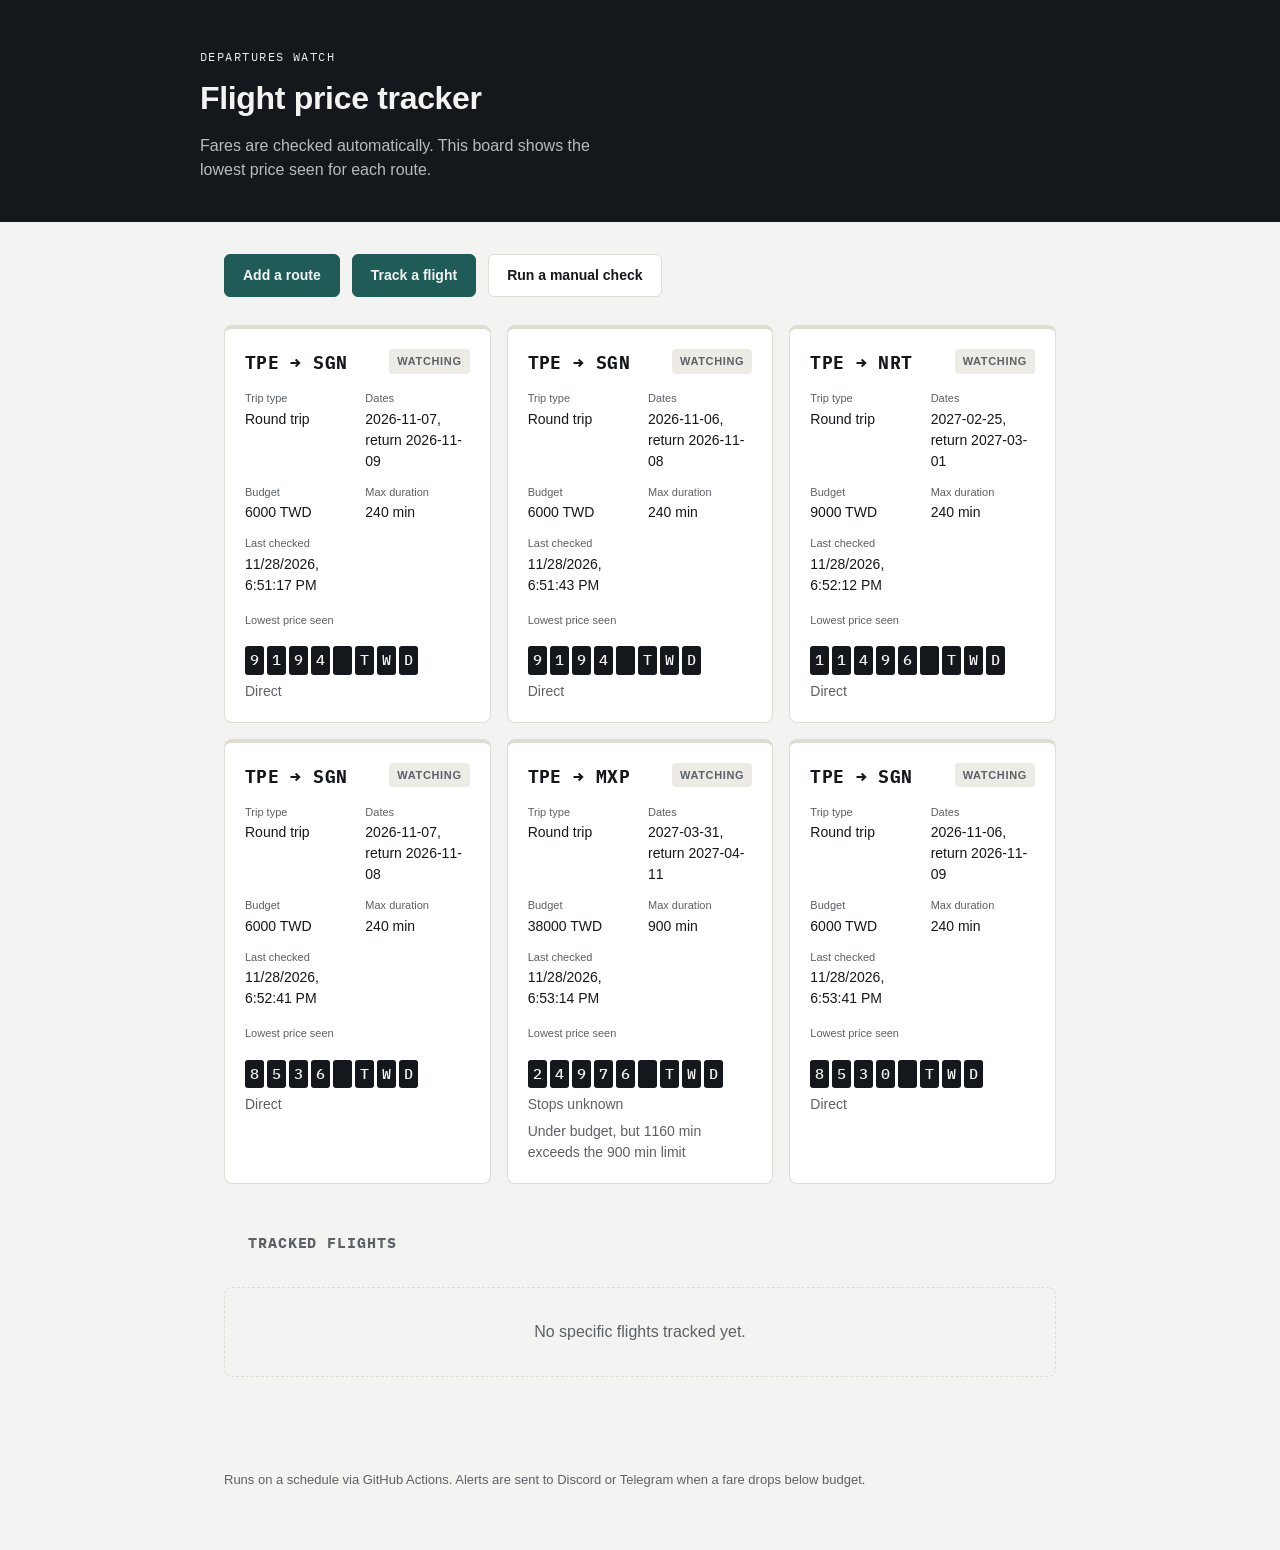
<file: index.html>
<!doctype html>
<html lang="en">
<head>
<meta charset="utf-8">
<meta name="viewport" content="width=device-width, initial-scale=1">
<title>Flight price tracker</title>
<link rel="stylesheet" href="assets/style.css">
</head>
<body>

<header class="page-header">
  <div class="header-inner">
    <p class="eyebrow">Departures watch</p>
    <h1>Flight price tracker</h1>
    <p class="subtitle">Fares are checked automatically. This board shows the lowest price seen for each route.</p>
  </div>
</header>

<main>
  <div class="actions">
    <a id="add-route-link" class="button button-primary" href="#" target="_blank" rel="noopener">Add a route</a>
    <a id="add-flight-link" class="button button-primary" href="#" target="_blank" rel="noopener">Track a flight</a>
    <a id="manual-check-link" class="button" href="#" target="_blank" rel="noopener">Run a manual check</a>
  </div>

  <section id="route-list" class="route-list" aria-live="polite">
    <p class="empty-state" id="empty-state">Loading routes&hellip;</p>
  </section>

  <h2 class="section-heading">Tracked flights</h2>
  <section id="tracked-flight-list" class="route-list" aria-live="polite">
    <p class="empty-state" id="tracked-empty-state">Loading tracked flights&hellip;</p>
  </section>
</main>

<footer class="page-footer">
  <p>Runs on a schedule via GitHub Actions. Alerts are sent to Discord or Telegram when a fare drops below budget.</p>
</footer>

<script src="assets/app.js"></script>
</body>
</html>
</file>
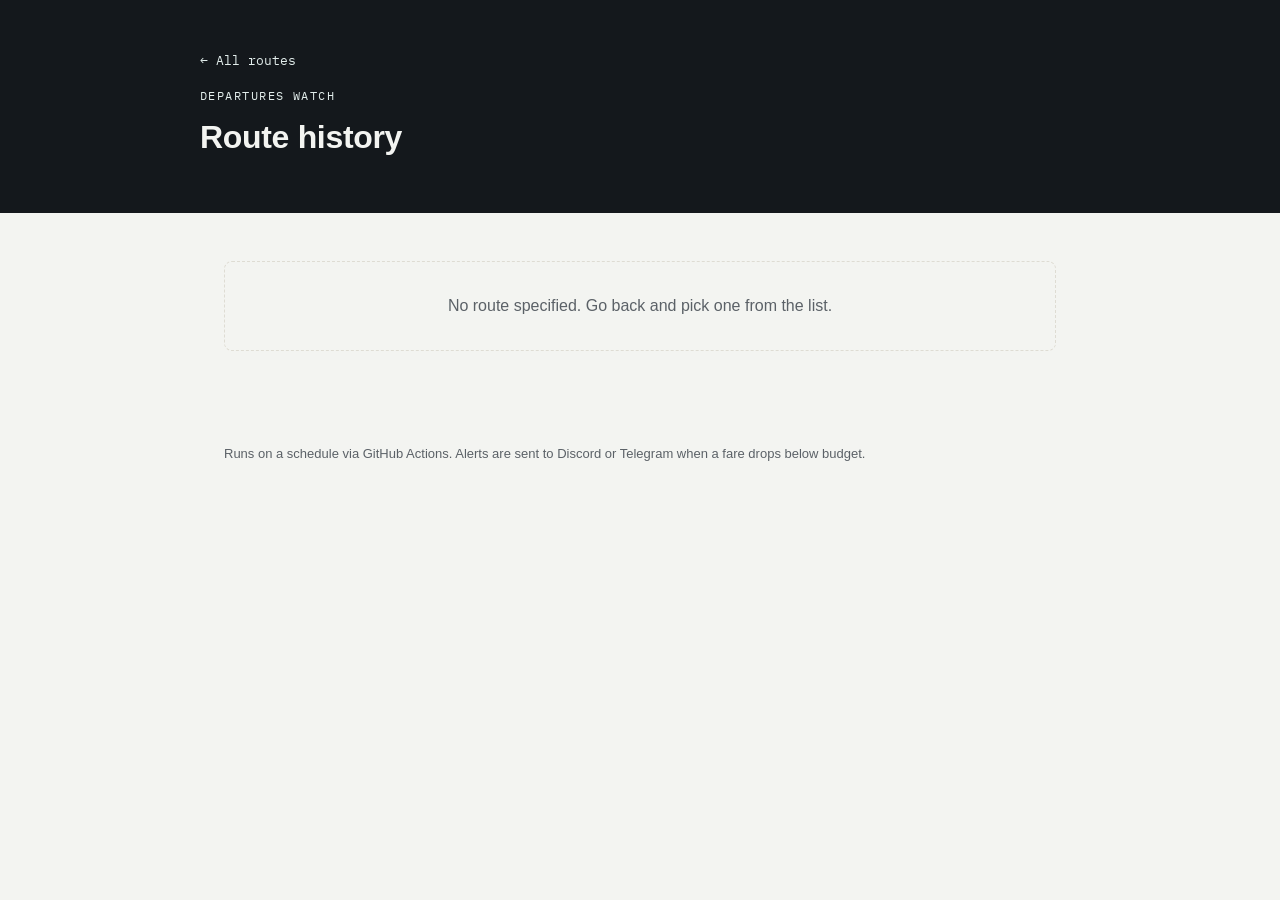
<file: route.html>
<!doctype html>
<html lang="en">
<head>
<meta charset="utf-8">
<meta name="viewport" content="width=device-width, initial-scale=1">
<title>Route history — Flight price tracker</title>
<link rel="stylesheet" href="assets/style.css">
</head>
<body>

<header class="page-header">
  <div class="header-inner">
    <a href="index.html" class="back-link">&larr; All routes</a>
    <p class="eyebrow" id="route-eyebrow">Departures watch</p>
    <h1 id="route-title">Route history</h1>
    <p class="subtitle" id="route-subtitle"></p>
  </div>
</header>

<main>
  <section id="route-detail" aria-live="polite">
    <p class="empty-state" id="detail-empty-state">Loading route&hellip;</p>
  </section>
</main>

<footer class="page-footer">
  <p>Runs on a schedule via GitHub Actions. Alerts are sent to Discord or Telegram when a fare drops below budget.</p>
</footer>

<script src="assets/route.js"></script>
</body>
</html>
</file>
<file: assets/style.css>
@import url("https://fonts.googleapis.com/css2?family=IBM+Plex+Mono:wght@400;500;600&display=swap");

:root {
  --bg: #f3f4f1;
  --surface: #ffffff;
  --ink: #14181c;
  --ink-muted: #5b6167;
  --border: #dedcd3;
  --teal: #1f5c57;
  --teal-tint: #e3eeec;
  --tile-bg: #14181c;
  --tile-fg: #f3f4f1;
  --font-body: -apple-system, BlinkMacSystemFont, "Segoe UI", sans-serif;
  --font-mono: "IBM Plex Mono", ui-monospace, monospace;
}

* {
  box-sizing: border-box;
}

body {
  margin: 0;
  background: var(--bg);
  color: var(--ink);
  font-family: var(--font-body);
  line-height: 1.5;
}

a {
  color: inherit;
}

.page-header {
  background: var(--ink);
  color: var(--bg);
  padding: 48px 24px 40px;
}

.header-inner {
  max-width: 880px;
  margin: 0 auto;
}

.eyebrow {
  font-family: var(--font-mono);
  font-size: 12px;
  letter-spacing: 0.12em;
  text-transform: uppercase;
  color: var(--teal-tint);
  margin: 0 0 8px;
}

.page-header h1 {
  font-size: 32px;
  font-weight: 700;
  letter-spacing: -0.01em;
  margin: 0 0 12px;
}

.subtitle {
  color: #b7bcc0;
  max-width: 46ch;
  margin: 0;
}

main {
  max-width: 880px;
  margin: 0 auto;
  padding: 32px 24px 64px;
}

.actions {
  display: flex;
  gap: 12px;
  margin-bottom: 28px;
}

.button {
  display: inline-flex;
  align-items: center;
  justify-content: center;
  padding: 10px 18px;
  border-radius: 6px;
  border: 1px solid var(--border);
  background: var(--surface);
  text-decoration: none;
  font-weight: 600;
  font-size: 14px;
  transition: border-color 150ms ease, background 150ms ease;
}

.button:hover {
  border-color: var(--teal);
}

.button-primary {
  background: var(--teal);
  border-color: var(--teal);
  color: var(--bg);
}

.button-primary:hover {
  background: #184a46;
}

.button:focus-visible,
.route-card a:focus-visible {
  outline: 2px solid var(--teal);
  outline-offset: 2px;
}

.route-list {
  display: grid;
  grid-template-columns: repeat(auto-fill, minmax(260px, 1fr));
  gap: 16px;
}

.section-heading {
  max-width: 880px;
  margin: 48px auto 16px;
  padding: 0 24px;
  font-family: var(--font-mono);
  font-size: 15px;
  color: var(--ink-muted);
  text-transform: uppercase;
  letter-spacing: 0.06em;
}

.empty-state {
  grid-column: 1 / -1;
  color: var(--ink-muted);
  border: 1px dashed var(--border);
  border-radius: 8px;
  padding: 32px;
  text-align: center;
}

.route-card {
  background: var(--surface);
  border: 1px solid var(--border);
  border-radius: 8px;
  border-top: 4px solid var(--border);
  padding: 20px;
  transition: transform 150ms ease, box-shadow 150ms ease;
}

.route-card.status-under {
  border-top-color: var(--teal);
}

.route-card:hover {
  box-shadow: 0 6px 16px rgba(20, 24, 28, 0.08);
}

@media (prefers-reduced-motion: no-preference) {
  .route-card:hover {
    transform: translateY(-2px);
  }
}

.route-card-header {
  display: flex;
  align-items: flex-start;
  justify-content: space-between;
  gap: 8px;
  margin-bottom: 14px;
}

.route-card-header h2 {
  font-family: var(--font-mono);
  font-size: 18px;
  margin: 0;
  letter-spacing: 0.02em;
}

.status-badge {
  font-size: 11px;
  font-weight: 600;
  text-transform: uppercase;
  letter-spacing: 0.06em;
  padding: 4px 8px;
  border-radius: 4px;
  white-space: nowrap;
}

.status-under {
  background: var(--teal-tint);
  color: var(--teal);
}

.status-watching {
  background: #ecebe6;
  color: var(--ink-muted);
}

.route-details {
  display: grid;
  grid-template-columns: 1fr 1fr;
  gap: 12px 16px;
  margin: 0 0 16px;
}

.route-details div {
  min-width: 0;
}

.route-details dt {
  font-size: 11px;
  color: var(--ink-muted);
  margin-bottom: 2px;
}

.route-details dd {
  margin: 0;
  font-size: 14px;
}

.flap-price {
  display: flex;
  gap: 3px;
  margin-top: 4px;
}

.flap-char {
  background: var(--tile-bg);
  color: var(--tile-fg);
  font-family: var(--font-mono);
  font-weight: 500;
  font-size: 15px;
  padding: 3px 5px;
  border-radius: 3px;
  min-width: 10px;
  text-align: center;
}

.price-note {
  margin: 6px 0 0;
  font-size: 14px;
  color: var(--ink-muted);
}

.page-footer {
  max-width: 880px;
  margin: 0 auto;
  padding: 0 24px 48px;
  color: var(--ink-muted);
  font-size: 13px;
}

.back-link {
  display: inline-block;
  font-family: var(--font-mono);
  font-size: 13px;
  color: var(--teal-tint);
  text-decoration: none;
  margin-bottom: 16px;
}

.back-link:hover {
  text-decoration: underline;
}

.route-card {
  text-decoration: none;
  color: inherit;
  display: block;
}

.history-chart-wrap {
  background: var(--surface);
  border: 1px solid var(--border);
  border-radius: 8px;
  padding: 20px;
  margin-bottom: 24px;
}

.history-chart {
  width: 100%;
  height: auto;
  display: block;
}

.chart-gridline {
  stroke: var(--border);
  stroke-width: 1;
}

.chart-line {
  fill: none;
  stroke: var(--teal);
  stroke-width: 2;
  stroke-linejoin: round;
  stroke-linecap: round;
}

.chart-axis-label {
  font-family: var(--font-mono);
  font-size: 11px;
  fill: var(--ink-muted);
}

.history-table {
  width: 100%;
  border-collapse: collapse;
  background: var(--surface);
  border: 1px solid var(--border);
  border-radius: 8px;
  overflow: hidden;
  font-size: 14px;
}

.history-table th,
.history-table td {
  text-align: left;
  padding: 10px 14px;
  border-bottom: 1px solid var(--border);
}

.history-table th {
  font-size: 11px;
  text-transform: uppercase;
  letter-spacing: 0.04em;
  color: var(--ink-muted);
  background: var(--bg);
}

.history-table tbody tr:last-child td {
  border-bottom: none;
}
</file>
